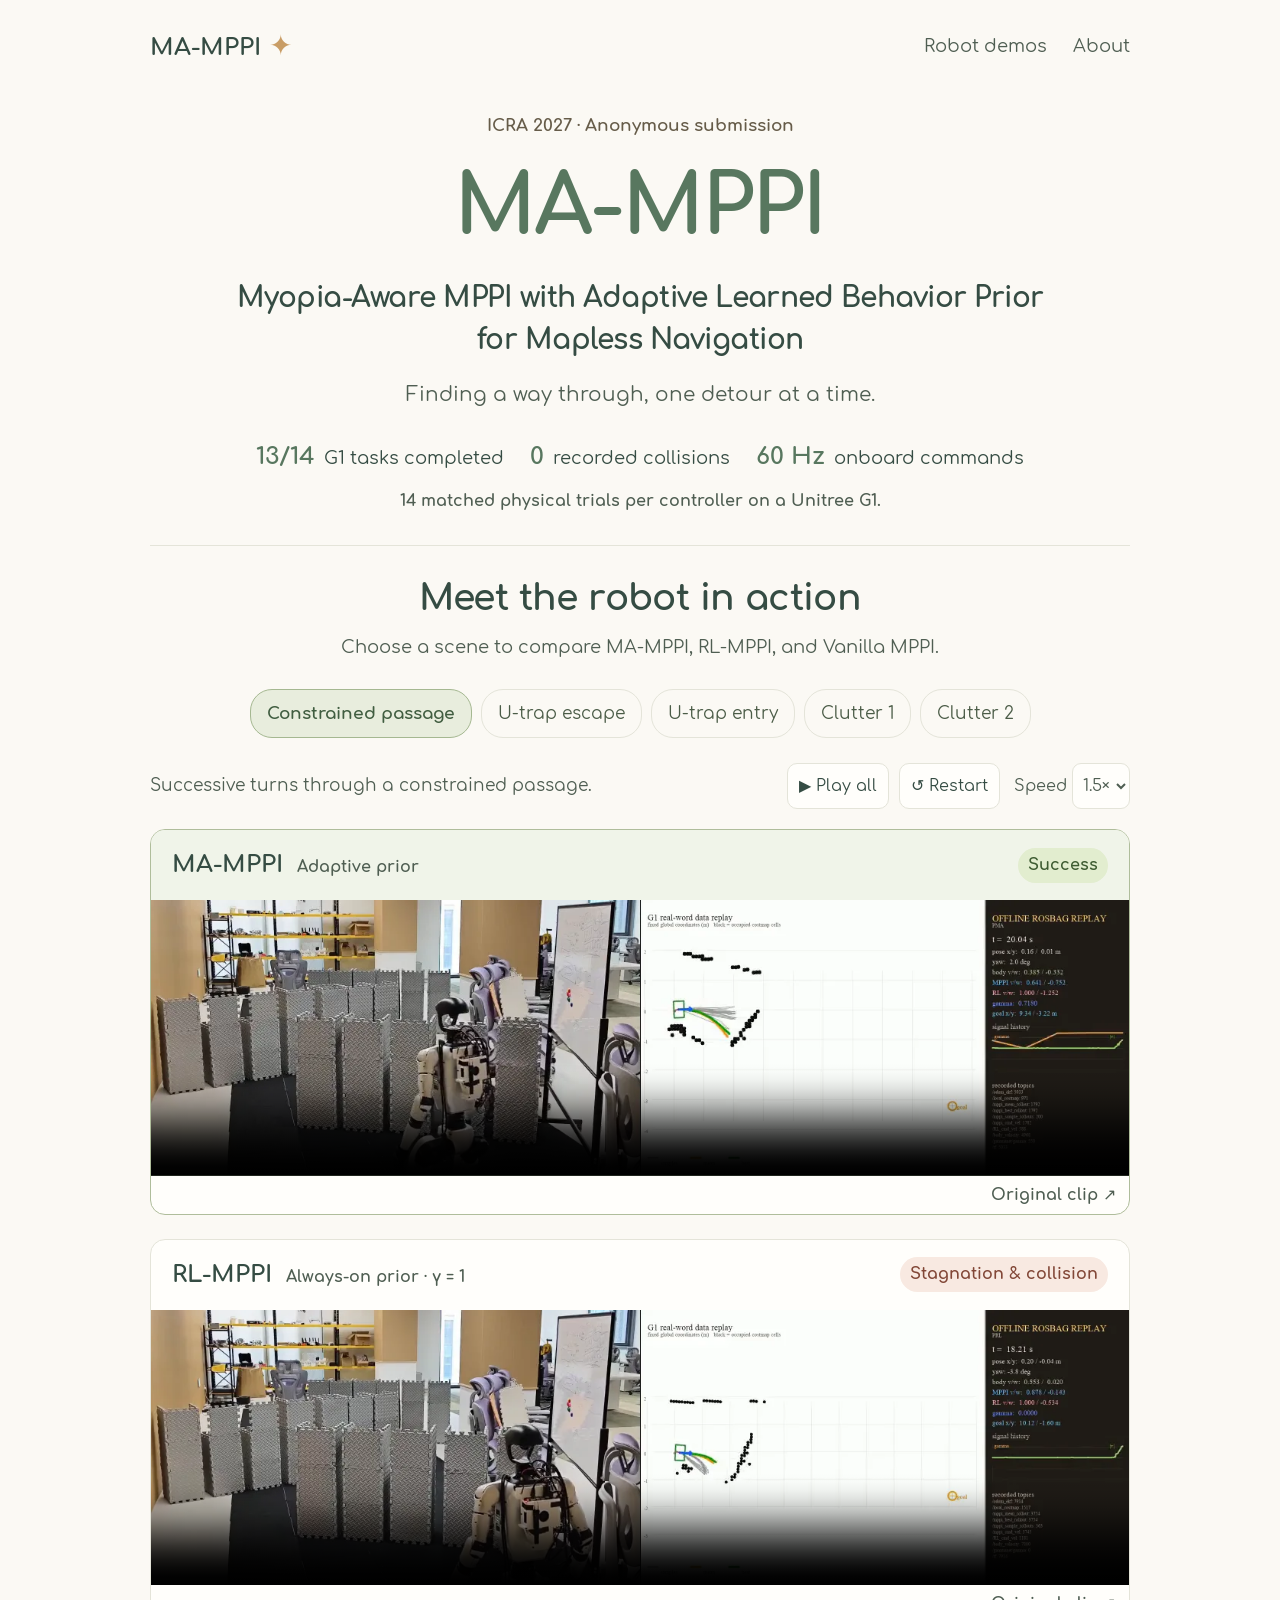
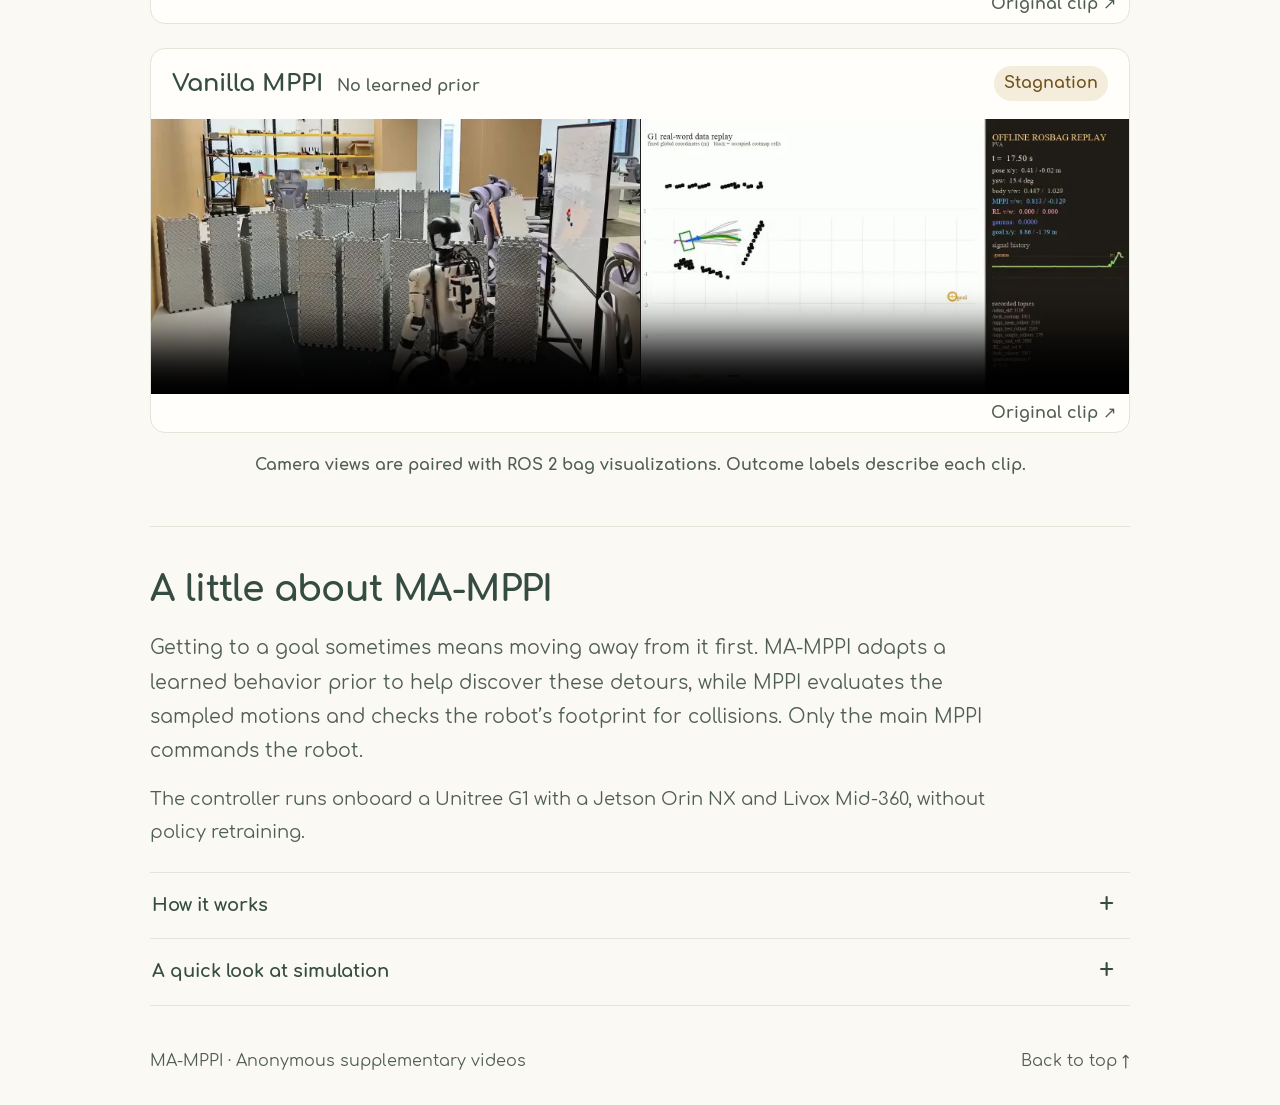
<file: index.html>
<!doctype html>
<html lang="en">
<head>
  <meta charset="utf-8">
  <meta name="viewport" content="width=device-width, initial-scale=1">
  <meta name="referrer" content="no-referrer">
  <meta name="robots" content="noindex, nofollow, noarchive">
  <meta name="theme-color" content="#fbf9f4">
  <meta name="description" content="Watch MA-MPPI navigate real-world passages, traps, and clutter on a Unitree G1. Anonymous supplementary videos for ICRA 2027.">
  <meta property="og:title" content="MA-MPPI · Real-world robot demos">
  <meta property="og:description" content="Myopia-Aware MPPI with Adaptive Learned Behavior Prior for Mapless Navigation. See the Unitree G1 demonstrations.">
  <meta property="og:image" content="assets/posters/HPMA.webp">
  <meta property="og:type" content="website">
  <title>MA-MPPI · Robot demos</title>
  <link rel="icon" href="assets/favicon.svg" type="image/svg+xml">
  <link rel="preload" href="assets/fonts/Comfortaa-Regular.ttf" as="font" type="font/ttf" crossorigin>
  <link rel="preload" href="assets/fonts/Comfortaa-Bold.ttf" as="font" type="font/ttf" crossorigin>
  <link rel="stylesheet" href="styles.css?v=a610b68">
  <script src="app.js" defer></script>
</head>
<body>
  <a class="skip-link" href="#main">Skip to content</a>
  <header class="site-header container">
    <a class="brand" href="#top">MA-MPPI<span aria-hidden="true">✦</span></a>
    <nav class="nav-links" aria-label="Main navigation">
      <a href="#videos">Robot demos</a>
      <a href="#about">About</a>
    </nav>
  </header>

  <main id="main">
    <section class="intro container" id="top" aria-labelledby="page-title">
      <p class="submission">ICRA 2027 · Anonymous submission</p>
      <h1 id="page-title">MA-MPPI</h1>
      <p class="paper-title">Myopia-Aware MPPI with Adaptive Learned Behavior Prior<br class="desktop-break"> for Mapless Navigation</p>
      <p class="intro-line">Finding a way through, one detour at a time.</p>
      <div class="hardware-highlights" aria-label="MA-MPPI hardware results">
        <span><strong>13/14</strong> G1 tasks completed</span>
        <span><strong>0</strong> recorded collisions</span>
        <span><strong>60 Hz</strong> onboard commands</span>
      </div>
      <p class="trial-note">14 matched physical trials per controller on a Unitree G1.</p>
    </section>

    <section class="video-section container" id="videos" aria-labelledby="videos-title">
      <div class="section-heading">
        <h2 id="videos-title">Meet the robot in action</h2>
        <p>Choose a scene to compare MA-MPPI, RL-MPPI, and Vanilla MPPI.</p>
      </div>
      <div class="video-tabs" role="tablist" aria-label="Demonstration scenario">
        <button role="tab" id="tab-passage" aria-controls="panel-passage" aria-selected="true" tabindex="0">Constrained passage</button>
        <button role="tab" id="tab-escape" aria-controls="panel-escape" aria-selected="false" tabindex="-1">U-trap escape</button>
        <button role="tab" id="tab-entry" aria-controls="panel-entry" aria-selected="false" tabindex="-1">U-trap entry</button>
        <button role="tab" id="tab-clutter1" aria-controls="panel-clutter1" aria-selected="false" tabindex="-1">Clutter 1</button>
        <button role="tab" id="tab-clutter2" aria-controls="panel-clutter2" aria-selected="false" tabindex="-1">Clutter 2</button>
      </div>
      <div class="video-toolbar">
        <p id="scenario-description">Successive turns through a constrained passage.</p>
        <div class="video-tools">
          <button class="tool-button" id="play-all" type="button">▶ Play all</button>
          <button class="tool-button" id="restart-all" type="button" aria-label="Restart all three selected videos">↺ Restart</button>
          <label class="speed-control">Speed
            <select id="playback-rate" aria-label="Video speed relative to real time" aria-describedby="source-speed-note">
              <option value="1">1×</option><option value="1.5" selected>1.5×</option><option value="2">2×</option><option value="3">3×</option>
            </select>
          </label>
        </div>
      </div>
      <div id="video-panels"></div>
      <p class="video-status" id="video-status" role="status" aria-live="polite"></p>
      <p class="video-footnote">Camera views are paired with ROS 2 bag visualizations. Outcome labels describe each clip.</p>
      <noscript>
        <p>Enable JavaScript to switch scenes. Direct clips:</p>
        <p><a href="HPMA.mp4">MA-MPPI passage</a> · <a href="HPRL.mp4">RL-MPPI passage</a> · <a href="HPVA.mp4">Vanilla MPPI passage</a></p>
        <p><a href="HUIMA.mp4">MA-MPPI escape</a> · <a href="HUIRL.mp4">RL-MPPI escape</a> · <a href="HUIVA.mp4">Vanilla MPPI escape</a></p>
        <p><a href="HUOMA.mp4">MA-MPPI entry</a> · <a href="HUORL.mp4">RL-MPPI entry</a> · <a href="HUOVA.mp4">Vanilla MPPI entry</a></p>
        <p><a href="video_1.mp4">MA-MPPI clutter 1</a> · <a href="video_2.mp4">RL-MPPI clutter 1</a> · <a href="video_3.mp4">Vanilla MPPI clutter 1</a></p>
        <p><a href="video_4.mp4">MA-MPPI clutter 2</a> · <a href="video_5.mp4">RL-MPPI clutter 2</a> · <a href="video_6.mp4">Vanilla MPPI clutter 2</a></p>
        <style>.video-tabs,.video-toolbar{display:none}</style>
      </noscript>
    </section>

    <section class="about-section container" id="about" aria-labelledby="about-title">
      <h2 id="about-title">A little about MA-MPPI</h2>
      <p>Getting to a goal sometimes means moving away from it first. MA-MPPI adapts a learned behavior prior to help discover these detours, while MPPI evaluates the sampled motions and checks the robot’s footprint for collisions. Only the main MPPI commands the robot.</p>
      <p class="about-hardware">The controller runs onboard a Unitree G1 with a Jetson Orin NX and Livox Mid-360, without policy retraining.</p>
      <details class="more-detail" id="method">
        <summary>How it works <span aria-hidden="true">+</span></summary>
        <div class="detail-content">
          <p>A controller-conditioned myopia score adjusts prior-centered sampling, behavior alignment, and the forward-speed bound.</p>
          <a class="zoom-link" href="assets/overview.webp" data-lightbox data-caption="MA-MPPI architecture. The diagnostic MPPI provides evidence; only the main MPPI commands the robot." aria-label="Enlarge the MA-MPPI architecture">
            <img src="assets/overview.webp" alt="Local observations and diagnostic MPPI feed a myopia estimator, which modulates learned guidance in the main MPPI." loading="lazy" width="2397" height="1245">
          </a>
          <p class="figure-hint">Click the figure to take a closer look.</p>
        </div>
      </details>
      <details class="more-detail" id="simulation">
        <summary>A quick look at simulation <span aria-hidden="true">+</span></summary>
        <div class="detail-content">
          <p>Across 450 held-out paired cases covering clutter, passages, and traps, MA-MPPI achieves 96.4% overall success, compared with 86.4% for the always-on γ = 1 prior.</p>
          <a class="zoom-link" href="assets/simulation-trajectories.webp" data-lightbox data-caption="Representative simulation trajectories. Columns: clutter, constrained passage, trap. Rows: easy, medium, hard." aria-label="Enlarge the simulation trajectories">
            <img src="assets/simulation-trajectories.webp" alt="Trajectories of five methods in nine representative simulation cases." loading="lazy" width="2481" height="1373">
          </a>
          <p class="figure-hint">Click the figure to compare trajectories.</p>
        </div>
      </details>
    </section>
  </main>
  <footer class="site-footer container">
    <p>MA-MPPI · Anonymous supplementary videos</p>
    <a href="#top">Back to top ↑</a>
  </footer>
  <dialog class="media-dialog" id="media-dialog" aria-labelledby="dialog-caption">
    <div class="dialog-toolbar"><p id="dialog-caption"></p><div><a id="dialog-original" href="assets/overview.webp" target="_blank" rel="noopener">Open image ↗</a><button id="dialog-close" type="button" aria-label="Close image viewer">✕</button></div></div>
    <div class="dialog-content" id="dialog-content"></div>
  </dialog>
</body>
</html>
</file>
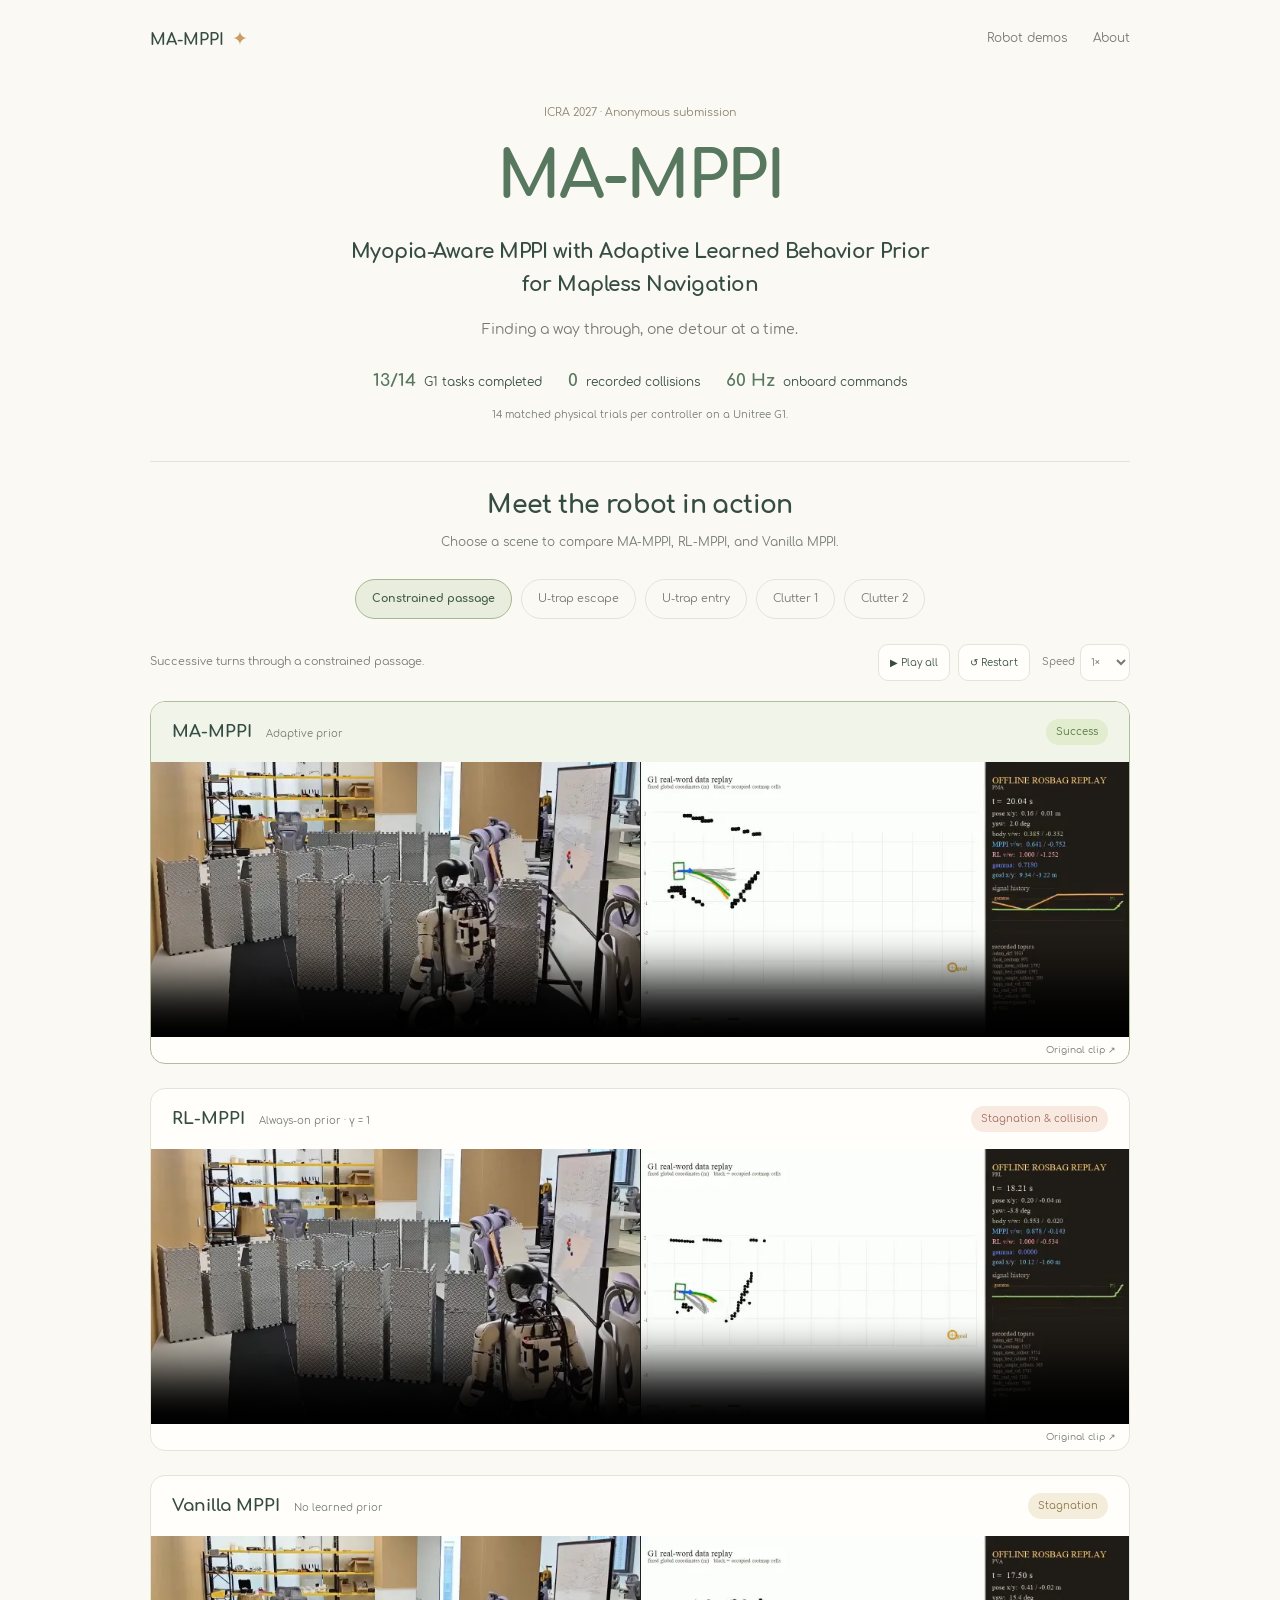
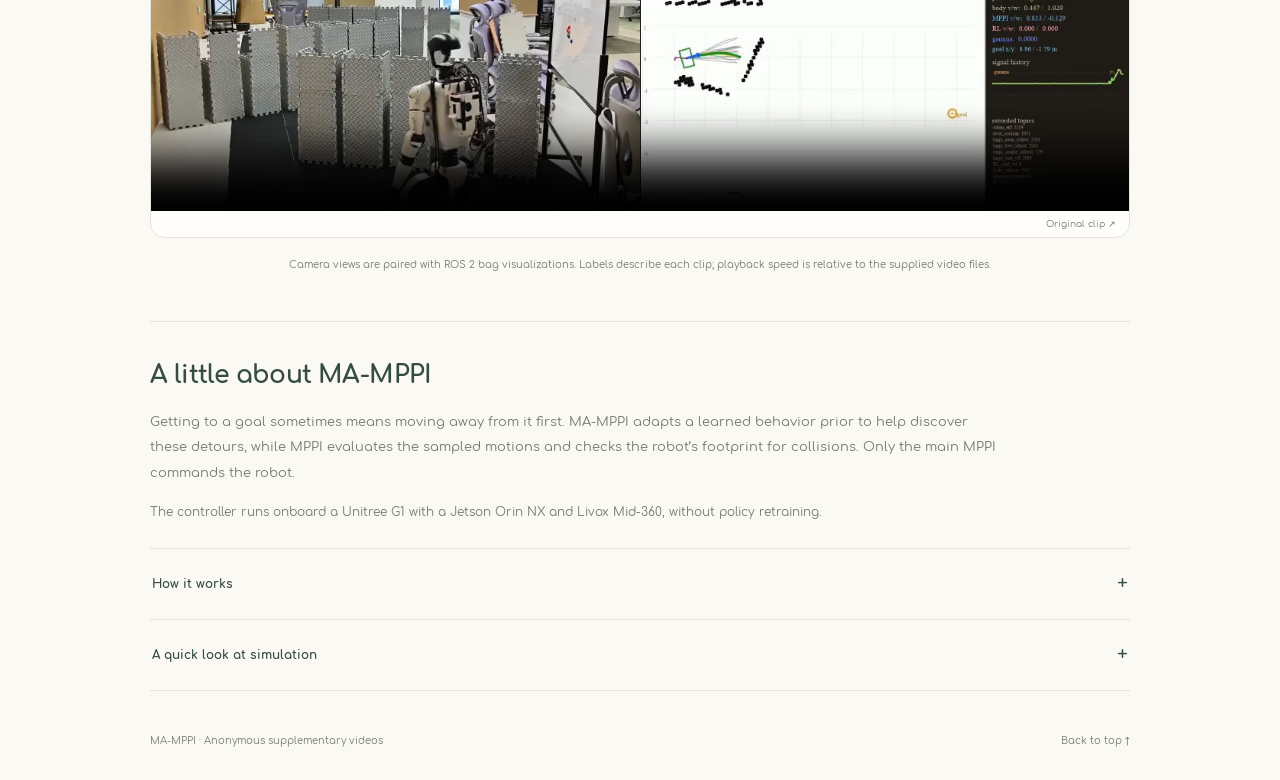
<file: MA_MPPI/index.html>
<!doctype html>
<html lang="en">
<head>
  <meta charset="utf-8">
  <meta name="viewport" content="width=device-width, initial-scale=1">
  <meta name="referrer" content="no-referrer">
  <meta name="robots" content="noindex, nofollow, noarchive">
  <meta name="theme-color" content="#fbf9f4">
  <meta name="description" content="Watch MA-MPPI navigate real-world passages, traps, and clutter on a Unitree G1. Anonymous supplementary videos for ICRA 2027.">
  <meta property="og:title" content="MA-MPPI · Real-world robot demos">
  <meta property="og:description" content="Myopia-Aware MPPI with Adaptive Learned Behavior Prior for Mapless Navigation. See the Unitree G1 demonstrations.">
  <meta property="og:image" content="assets/posters/HPMA.webp">
  <meta property="og:type" content="website">
  <title>MA-MPPI · Robot demos</title>
  <link rel="icon" href="assets/favicon.svg" type="image/svg+xml">
  <link rel="preload" href="assets/fonts/Comfortaa-Regular.ttf" as="font" type="font/ttf" crossorigin>
  <link rel="preload" href="assets/fonts/Comfortaa-Bold.ttf" as="font" type="font/ttf" crossorigin>
  <link rel="stylesheet" href="styles.css">
  <script src="app.js" defer></script>
</head>
<body>
  <a class="skip-link" href="#main">Skip to content</a>
  <header class="site-header container">
    <a class="brand" href="#top">MA-MPPI<span aria-hidden="true">✦</span></a>
    <nav class="nav-links" aria-label="Main navigation">
      <a href="#videos">Robot demos</a>
      <a href="#about">About</a>
    </nav>
  </header>

  <main id="main">
    <section class="intro container" id="top" aria-labelledby="page-title">
      <p class="submission">ICRA 2027 · Anonymous submission</p>
      <h1 id="page-title">MA-MPPI</h1>
      <p class="paper-title">Myopia-Aware MPPI with Adaptive Learned Behavior Prior<br class="desktop-break"> for Mapless Navigation</p>
      <p class="intro-line">Finding a way through, one detour at a time.</p>
      <div class="hardware-highlights" aria-label="MA-MPPI hardware results">
        <span><strong>13/14</strong> G1 tasks completed</span>
        <span><strong>0</strong> recorded collisions</span>
        <span><strong>60 Hz</strong> onboard commands</span>
      </div>
      <p class="trial-note">14 matched physical trials per controller on a Unitree G1.</p>
    </section>

    <section class="video-section container" id="videos" aria-labelledby="videos-title">
      <div class="section-heading">
        <h2 id="videos-title">Meet the robot in action</h2>
        <p>Choose a scene to compare MA-MPPI, RL-MPPI, and Vanilla MPPI.</p>
      </div>
      <div class="video-tabs" role="tablist" aria-label="Demonstration scenario">
        <button role="tab" id="tab-passage" aria-controls="panel-passage" aria-selected="true" tabindex="0">Constrained passage</button>
        <button role="tab" id="tab-escape" aria-controls="panel-escape" aria-selected="false" tabindex="-1">U-trap escape</button>
        <button role="tab" id="tab-entry" aria-controls="panel-entry" aria-selected="false" tabindex="-1">U-trap entry</button>
        <button role="tab" id="tab-clutter1" aria-controls="panel-clutter1" aria-selected="false" tabindex="-1">Clutter 1</button>
        <button role="tab" id="tab-clutter2" aria-controls="panel-clutter2" aria-selected="false" tabindex="-1">Clutter 2</button>
      </div>
      <div class="video-toolbar">
        <p id="scenario-description">Successive turns through a constrained passage.</p>
        <div class="video-tools">
          <button class="tool-button" id="play-all" type="button">▶ Play all</button>
          <button class="tool-button" id="restart-all" type="button" aria-label="Restart all three selected videos">↺ Restart</button>
          <label class="speed-control">Speed
            <select id="playback-rate" aria-label="Video playback speed">
              <option value="1">1×</option><option value="1.5">1.5×</option><option value="2">2×</option><option value="0.5">0.5×</option>
            </select>
          </label>
        </div>
      </div>
      <div id="video-panels"></div>
      <p class="video-status" id="video-status" role="status" aria-live="polite"></p>
      <p class="video-footnote">Camera views are paired with ROS 2 bag visualizations. Labels describe each clip; playback speed is relative to the supplied video files.</p>
      <noscript>
        <p>Enable JavaScript to switch scenes. Direct clips:</p>
        <p><a href="HPMA.mp4">MA-MPPI passage</a> · <a href="HPRL.mp4">RL-MPPI passage</a> · <a href="HPVA.mp4">Vanilla MPPI passage</a></p>
        <p><a href="HUIMA.mp4">MA-MPPI escape</a> · <a href="HUIRL.mp4">RL-MPPI escape</a> · <a href="HUIVA.mp4">Vanilla MPPI escape</a></p>
        <p><a href="HUOMA.mp4">MA-MPPI entry</a> · <a href="HUORL.mp4">RL-MPPI entry</a> · <a href="HUOVA.mp4">Vanilla MPPI entry</a></p>
        <p><a href="video_1.mp4">MA-MPPI clutter 1</a> · <a href="video_2.mp4">RL-MPPI clutter 1</a> · <a href="video_3.mp4">Vanilla MPPI clutter 1</a></p>
        <p><a href="video_4.mp4">MA-MPPI clutter 2</a> · <a href="video_5.mp4">RL-MPPI clutter 2</a> · <a href="video_6.mp4">Vanilla MPPI clutter 2</a></p>
        <style>.video-tabs,.video-toolbar{display:none}</style>
      </noscript>
    </section>

    <section class="about-section container" id="about" aria-labelledby="about-title">
      <h2 id="about-title">A little about MA-MPPI</h2>
      <p>Getting to a goal sometimes means moving away from it first. MA-MPPI adapts a learned behavior prior to help discover these detours, while MPPI evaluates the sampled motions and checks the robot’s footprint for collisions. Only the main MPPI commands the robot.</p>
      <p class="about-hardware">The controller runs onboard a Unitree G1 with a Jetson Orin NX and Livox Mid-360, without policy retraining.</p>
      <details class="more-detail" id="method">
        <summary>How it works <span aria-hidden="true">+</span></summary>
        <div class="detail-content">
          <p>A controller-conditioned myopia score adjusts prior-centered sampling, behavior alignment, and the forward-speed bound.</p>
          <a class="zoom-link" href="assets/overview.webp" data-lightbox data-caption="MA-MPPI architecture. The diagnostic MPPI provides evidence; only the main MPPI commands the robot." aria-label="Enlarge the MA-MPPI architecture">
            <img src="assets/overview.webp" alt="Local observations and diagnostic MPPI feed a myopia estimator, which modulates learned guidance in the main MPPI." loading="lazy" width="2397" height="1245">
          </a>
          <p class="figure-hint">Click the figure to take a closer look.</p>
        </div>
      </details>
      <details class="more-detail" id="simulation">
        <summary>A quick look at simulation <span aria-hidden="true">+</span></summary>
        <div class="detail-content">
          <p>Across 450 held-out paired cases covering clutter, passages, and traps, MA-MPPI achieves 96.4% overall success, compared with 86.4% for the always-on γ = 1 prior.</p>
          <a class="zoom-link" href="assets/simulation-trajectories.webp" data-lightbox data-caption="Representative simulation trajectories. Columns: clutter, constrained passage, trap. Rows: easy, medium, hard." aria-label="Enlarge the simulation trajectories">
            <img src="assets/simulation-trajectories.webp" alt="Trajectories of five methods in nine representative simulation cases." loading="lazy" width="2481" height="1373">
          </a>
          <p class="figure-hint">Click the figure to compare trajectories.</p>
        </div>
      </details>
    </section>
  </main>
  <footer class="site-footer container">
    <p>MA-MPPI · Anonymous supplementary videos</p>
    <a href="#top">Back to top ↑</a>
  </footer>
  <dialog class="media-dialog" id="media-dialog" aria-labelledby="dialog-caption">
    <div class="dialog-toolbar"><p id="dialog-caption"></p><div><a id="dialog-original" href="assets/overview.webp" target="_blank" rel="noopener">Open image ↗</a><button id="dialog-close" type="button" aria-label="Close image viewer">✕</button></div></div>
    <div class="dialog-content" id="dialog-content"></div>
  </dialog>
</body>
</html>
</file>
<file: styles.css>
@font-face {
  font-family: "Comfortaa";
  src: url("assets/fonts/Comfortaa-Regular.ttf") format("truetype");
  font-style: normal;
  font-weight: 400;
  font-display: swap;
}
@font-face {
  font-family: "Comfortaa";
  src: url("assets/fonts/Comfortaa-Bold.ttf") format("truetype");
  font-style: normal;
  font-weight: 700;
  font-display: swap;
}
:root {
  --background: #fbf9f4;
  --ink: #354c43;
  --muted: #4f5e52;
  --green: #58775f;
  --soft-green: #e9f0e3;
  --line: #e4e4d9;
  --white: #fffefb;
  font-family: "Comfortaa", "Trebuchet MS", sans-serif;
  color: var(--ink);
  background: var(--background);
  color-scheme: light;
  font-synthesis: none;
}
* { box-sizing: border-box; }
html { scroll-behavior: smooth; scroll-padding-top: 24px; }
body { margin: 0; font-size: 20px; line-height: 1.75; -webkit-font-smoothing: antialiased; }
h1, h2, h3, p, figure { margin: 0; }
a { color: inherit; text-decoration: none; }
button, select { font: inherit; color: inherit; }
button { cursor: pointer; }
button, a, select { -webkit-tap-highlight-color: transparent; }
img, video { display: block; width: 100%; height: auto; }
[hidden] { display: none !important; }
::selection { background: #e0e9c5; }
:focus-visible { outline: 3px solid #97ac81; outline-offset: 4px; }
.container { width: min(980px, calc(100% - 64px)); margin-inline: auto; }
.skip-link { position: fixed; top: -100px; left: 16px; z-index: 30; padding: 10px 16px; border-radius: 10px; background: var(--ink); color: white; }
.skip-link:focus-visible { top: 10px; }
.site-header { display: flex; flex-wrap: wrap; justify-content: space-between; align-items: center; gap: 24px; padding-block: 22px; }
.brand { font-size: 24px; font-weight: 700; }
.brand span { color: #c99d65; font-size: 28px; margin-left: 8px; }
.nav-links { display: flex; gap: 26px; font-size: 18px; color: var(--muted); }
.nav-links a:hover, .nav-links a[aria-current] { color: var(--ink); }
.intro { padding: 18px 0 30px; text-align: center; }
.submission { font-size: 17px; color: #665c49; }
h1 { font-size: clamp(60px, 8vw, 84px); letter-spacing: -2px; font-weight: 700; line-height: 1.25; margin-top: 14px; color: var(--green); }
.paper-title { max-width: 850px; margin: 17px auto 0; font-size: 28px; font-weight: 700; line-height: 1.5; letter-spacing: -.5px; }
.intro-line { margin-top: 16px; font-size: 20px; color: var(--muted); }
.hardware-highlights { display: flex; justify-content: center; flex-wrap: wrap; gap: 14px 26px; margin-top: 24px; font-size: 18px; }
.hardware-highlights strong { font-size: 24px; color: var(--green); margin-right: 4px; }
.trial-note { font-size: 16px; color: var(--muted); margin-top: 9px; }
.video-section { padding: 25px 0 0; border-top: 1px solid var(--line); }
.section-heading { text-align: center; margin-bottom: 23px; }
h2 { font-size: 36px; font-weight: 700; line-height: 1.5; letter-spacing: -.6px; }
.section-heading p { font-size: 18px; color: var(--muted); margin-top: 7px; }
.video-tabs { display: flex; justify-content: safe center; gap: 9px; padding: 3px 3px 9px; overflow-x: auto; scrollbar-width: thin; }
.video-tabs button { flex-shrink: 0; padding: 10px 16px; border: 1px solid var(--line); border-radius: 22px; background: transparent; color: #4b5c47; font-size: 17px; line-height: 1.6; transition: background .15s, border-color .15s; }
.video-tabs button[aria-selected="true"] { background: #e8eddd; border-color: #a5b891; color: #405d40; font-weight: 700; }
.video-tabs button:hover:not([aria-selected="true"]) { background: #f1f0e8; }
.video-toolbar { display: flex; align-items: center; justify-content: space-between; gap: 20px; padding: 16px 0 20px; }
.video-toolbar > p { color: var(--muted); font-size: 17px; line-height: 1.65; max-width: 510px; min-width: 0; }
.video-tools { display: flex; align-items: center; flex-wrap: wrap; gap: 10px; flex-shrink: 0; max-width: 100%; }
.tool-button { padding: 8px 11px; min-height: 46px; border: 1px solid var(--line); border-radius: 10px; background: var(--white); font-size: 16px; line-height: 1.5; white-space: nowrap; }
.tool-button:hover { background: var(--soft-green); }
.speed-control { display: flex; align-items: center; gap: 5px; font-size: 16px; color: var(--muted); padding-left: 4px; }
.speed-control select { border: 1px solid var(--line); border-radius: 9px; background: var(--white); padding: 7px 3px 7px 6px; font-size: 16px; min-height: 46px; }
.source-speed-note { margin: -8px 0 18px; font-size: 16px; line-height: 1.8; color: var(--muted); }
.submission, .trial-note, .source-speed-note, .method-tag, .outcome, .clip-original, .video-footnote { font-weight: 700; }
.video-panel { display: grid; gap: 24px; }
.video-card { min-width: 0; border: 1px solid var(--line); border-radius: 15px; background: var(--white); overflow: hidden; }
.video-card.ours { border-color: #afbd9b; }
.video-card figcaption { display: flex; flex-wrap: wrap; align-items: center; justify-content: space-between; gap: 20px; padding: 17px 21px; }
.video-card.ours figcaption { background: #f0f4e9; }
.video-card figcaption > div { display: flex; flex-wrap: wrap; align-items: baseline; gap: 14px; min-width: 0; }
.video-card h3 { font-size: 24px; line-height: 1.5; font-weight: 700; order: -1; }
.method-tag { font-size: 16px; color: var(--muted); }
.outcome { flex-shrink: 0; max-width: 100%; font-size: 16px; line-height: 1.6; padding: 5px 10px; border-radius: 20px; }
.outcome.success { color: #3e5c32; background: #e2edcf; }
.outcome.stalled { color: #70511d; background: #f5eddb; }
.outcome.failure { color: #824737; background: #f8e9e1; }
.video-card video { aspect-ratio: 32 / 9; background: #20251e; object-fit: contain; }
.clip-original { display: block; text-align: right; padding: 5px 13px; font-size: 16px; color: var(--muted); }
.clip-original:hover { text-decoration: underline; color: var(--ink); }
.video-status:empty { display: none; }
.video-status { margin-top: 16px; color: #824737; font-size: 18px; }
.video-footnote { max-width: 850px; font-size: 16px; line-height: 1.8; color: var(--muted); margin: 18px auto 0; text-align: center; }
.about-section { border-top: 1px solid var(--line); margin-top: 47px; padding: 35px 0 25px; }
.about-section > p { max-width: 850px; font-size: 19px; line-height: 1.8; margin-top: 15px; color: var(--muted); }
.about-section .about-hardware { font-size: 18px; margin-bottom: 24px; }
.more-detail { border-top: 1px solid var(--line); }
.more-detail:last-child { border-bottom: 1px solid var(--line); }
.more-detail summary { display: flex; align-items: center; justify-content: space-between; gap: 20px; padding: 17px 16px 17px 2px; cursor: pointer; list-style: none; font-size: 18px; font-weight: 700; }
.more-detail summary::-webkit-details-marker { display: none; }
.more-detail summary > span { font-size: 28px; font-weight: 400; line-height: 1; flex-shrink: 0; }
.more-detail[open] summary > span { transform: rotate(45deg); }
.detail-content { padding: 0 0 20px; }
.detail-content > p { font-size: 18px; color: var(--muted); max-width: 840px; margin-bottom: 17px; line-height: 1.8; }
.zoom-link { display: block; background: white; padding: 15px; border: 1px solid var(--line); border-radius: 12px; cursor: zoom-in; }
.detail-content .figure-hint { font-size: 16px; margin: 8px 0 0; text-align: center; }
.site-footer { display: flex; flex-wrap: wrap; justify-content: space-between; align-items: center; gap: 20px; padding: 16px 0 30px; font-size: 16px; color: var(--muted); }
.site-footer a { white-space: nowrap; }
.media-dialog { position: fixed; padding: 0; border: 1px solid var(--line); border-radius: 15px; background: var(--background); width: min(1400px, 94vw); max-width: 94vw; max-height: 93dvh; color: var(--ink); overflow: hidden; box-shadow: 0 20px 100px #17251c44; }
.media-dialog[open] { display: flex; flex-direction: column; }
.media-dialog::backdrop { background: #27392cd9; }
.dialog-toolbar { display: flex; flex-shrink: 0; justify-content: space-between; align-items: center; gap: 24px; padding: 15px 20px; border-bottom: 1px solid var(--line); }
.dialog-toolbar > p { font-size: 17px; line-height: 1.8; }
.dialog-toolbar > div { display: flex; align-items: center; gap: 18px; flex-shrink: 0; }
.dialog-toolbar a { font-size: 16px; }
.dialog-toolbar button { width: 46px; height: 46px; border: 1px solid var(--line); border-radius: 10px; background: var(--white); font-size: 24px; }
.dialog-content { overflow: auto; min-height: 0; padding: 18px; background: white; }
.dialog-content img { max-width: 100%; width: auto; height: auto; margin: auto; cursor: zoom-in; }
.dialog-content img.full-resolution { max-width: none; cursor: zoom-out; }
.modal-open { overflow: hidden; }
noscript p { margin-top: 12px; }
noscript a { text-decoration: underline; }
@media (max-width: 800px) {
  .container { width: calc(100% - 44px); }
  .intro { padding-top: 18px; }
  .paper-title { font-size: 26px; }
  .desktop-break { display: none; }
  .video-tabs { justify-content: flex-start; }
  .video-toolbar { align-items: flex-start; flex-direction: column; gap: 10px; padding-top: 12px; }
  .video-toolbar > p { max-width: none; }
  .video-card figcaption { padding: 15px 17px; }
  .video-card figcaption > div { gap: 10px; }
}
@media (max-width: 500px) {
  .container { width: calc(100% - 30px); }
  .site-header { padding-block: 17px; gap: 14px; }
  .brand { font-size: 20px; }
  .brand span { font-size: 24px; margin-left: 5px; }
  .nav-links { gap: 17px; font-size: 16px; }
  .intro { padding: 16px 0 28px; }
  .submission { font-size: 16px; }
  h1 { font-size: 60px; letter-spacing: -1.8px; margin-top: 15px; }
  .paper-title { font-size: 22px; line-height: 1.55; margin-top: 14px; letter-spacing: -.2px; }
  .intro-line { font-size: 17px; margin-top: 15px; }
  .hardware-highlights { display: grid; grid-template-columns: repeat(3, minmax(0, 1fr)); gap: 6px; font-size: 16px; line-height: 1.6; margin-top: 22px; }
  .hardware-highlights strong { display: block; font-size: 28px; margin-right: 0; margin-bottom: 4px; }
  .trial-note { font-size: 16px; line-height: 1.7; margin-top: 11px; }
  .video-section { padding-top: 22px; }
  h2 { font-size: 30px; letter-spacing: -.6px; }
  .section-heading { margin-bottom: 16px; }
  .section-heading p { font-size: 16px; line-height: 1.8; margin: 6px auto 0; max-width: 310px; }
  .video-tabs { gap: 7px; padding-bottom: 8px; margin-right: -15px; padding-right: 15px; }
  .video-tabs button { padding: 9px 13px; font-size: 16px; }
  .video-toolbar > p { font-size: 16px; }
  .video-tools { gap: 7px; }
  .tool-button, .speed-control, .speed-control select { font-size: 16px; }
  .video-panel { gap: 18px; }
  .video-card { border-radius: 12px; }
  .video-card figcaption { padding: 12px; gap: 8px; }
  .video-card figcaption > div { flex-direction: column; gap: 3px; align-items: flex-start; }
  .video-card h3 { font-size: 20px; }
  .method-tag { font-size: 16px; line-height: 1.6; }
  .outcome { font-size: 16px; padding: 5px 10px; max-width: 100%; }
  .clip-original { font-size: 16px; padding: 5px 10px; }
  .video-footnote { font-size: 16px; margin-top: 16px; }
  .about-section { margin-top: 34px; padding-top: 28px; }
  .about-section > p { font-size: 18px; }
  .about-section .about-hardware { font-size: 17px; }
  .more-detail summary { font-size: 17px; padding-block: 14px; }
  .detail-content > p { font-size: 17px; }
  .zoom-link { padding: 8px; border-radius: 9px; }
  .site-footer { font-size: 16px; gap: 18px; align-items: baseline; }
  .site-footer p { max-width: 100%; }
  .dialog-toolbar { padding: 12px; align-items: flex-start; gap: 12px; }
  .dialog-toolbar > p { font-size: 16px; }
  .dialog-toolbar a { display: none; }
  .dialog-toolbar button { width: 44px; height: 44px; }
  .dialog-content { padding: 9px; }
}
@media (prefers-reduced-motion: reduce) {
  html { scroll-behavior: auto; }
  * { transition: none !important; }
}
</file>
<file: MA_MPPI/styles.css>
@font-face {
  font-family: "Comfortaa";
  src: url("assets/fonts/Comfortaa-Regular.ttf") format("truetype");
  font-style: normal;
  font-weight: 400;
  font-display: swap;
}
@font-face {
  font-family: "Comfortaa";
  src: url("assets/fonts/Comfortaa-Bold.ttf") format("truetype");
  font-style: normal;
  font-weight: 700;
  font-display: swap;
}
:root {
  --background: #fbf9f4;
  --ink: #354c43;
  --muted: #747b70;
  --green: #58775f;
  --soft-green: #e9f0e3;
  --line: #e4e4d9;
  --white: #fffefb;
  font-family: "Comfortaa", "Trebuchet MS", sans-serif;
  color: var(--ink);
  background: var(--background);
  color-scheme: light;
  font-synthesis: none;
}
* { box-sizing: border-box; }
html { scroll-behavior: smooth; scroll-padding-top: 24px; }
body { margin: 0; font-size: 14px; line-height: 1.8; -webkit-font-smoothing: antialiased; }
h1, h2, h3, p, figure { margin: 0; }
a { color: inherit; text-decoration: none; }
button, select { font: inherit; color: inherit; }
button { cursor: pointer; }
button, a, select { -webkit-tap-highlight-color: transparent; }
img, video { display: block; width: 100%; height: auto; }
[hidden] { display: none !important; }
::selection { background: #e0e9c5; }
:focus-visible { outline: 3px solid #97ac81; outline-offset: 4px; }
.container { width: min(980px, calc(100% - 64px)); margin-inline: auto; }
.skip-link { position: fixed; top: -100px; left: 16px; z-index: 30; padding: 10px 16px; border-radius: 10px; background: var(--ink); color: white; }
.skip-link:focus-visible { top: 10px; }
.site-header { display: flex; justify-content: space-between; align-items: center; gap: 24px; padding-block: 22px; }
.brand { font-size: 16px; font-weight: 700; }
.brand span { color: #c99d65; font-size: 19px; margin-left: 8px; }
.nav-links { display: flex; gap: 26px; font-size: 12px; color: var(--muted); }
.nav-links a:hover, .nav-links a[aria-current] { color: var(--ink); }
.intro { padding: 25px 0 37px; text-align: center; }
.submission { font-size: 11px; color: #8c826f; }
h1 { font-size: clamp(44px, 6.5vw, 65px); letter-spacing: -2px; font-weight: 700; line-height: 1.25; margin-top: 14px; color: var(--green); }
.paper-title { max-width: 850px; margin: 17px auto 0; font-size: 20px; font-weight: 700; line-height: 1.65; letter-spacing: -.5px; }
.intro-line { margin-top: 16px; font-size: 14px; color: var(--muted); }
.hardware-highlights { display: flex; justify-content: center; flex-wrap: wrap; gap: 14px 26px; margin-top: 24px; font-size: 12px; }
.hardware-highlights strong { font-size: 17px; color: var(--green); margin-right: 4px; }
.trial-note { font-size: 10px; color: var(--muted); margin-top: 9px; }
.video-section { padding: 25px 0 0; border-top: 1px solid var(--line); }
.section-heading { text-align: center; margin-bottom: 23px; }
h2 { font-size: 25px; font-weight: 700; line-height: 1.5; letter-spacing: -.6px; }
.section-heading p { font-size: 12px; color: var(--muted); margin-top: 7px; }
.video-tabs { display: flex; justify-content: center; gap: 9px; padding: 3px 3px 9px; overflow-x: auto; scrollbar-width: thin; }
.video-tabs button { flex-shrink: 0; padding: 10px 16px; border: 1px solid var(--line); border-radius: 22px; background: transparent; color: #6e7767; font-size: 11px; line-height: 1.6; transition: background .15s, border-color .15s; }
.video-tabs button[aria-selected="true"] { background: #e8eddd; border-color: #a5b891; color: #405d40; font-weight: 700; }
.video-tabs button:hover:not([aria-selected="true"]) { background: #f1f0e8; }
.video-toolbar { display: flex; align-items: center; justify-content: space-between; gap: 20px; padding: 16px 0 20px; }
.video-toolbar > p { color: var(--muted); font-size: 11px; line-height: 1.7; max-width: 510px; }
.video-tools { display: flex; align-items: center; gap: 8px; flex-shrink: 0; }
.tool-button { padding: 8px 11px; min-height: 37px; border: 1px solid var(--line); border-radius: 10px; background: var(--white); font-size: 10px; line-height: 1.5; white-space: nowrap; }
.tool-button:hover { background: var(--soft-green); }
.speed-control { display: flex; align-items: center; gap: 5px; font-size: 10px; color: var(--muted); padding-left: 4px; }
.speed-control select { border: 1px solid var(--line); border-radius: 9px; background: var(--white); padding: 7px 3px 7px 6px; font-size: 10px; min-height: 37px; }
.video-panel { display: grid; gap: 24px; }
.video-card { min-width: 0; border: 1px solid var(--line); border-radius: 15px; background: var(--white); overflow: hidden; }
.video-card.ours { border-color: #afbd9b; }
.video-card figcaption { display: flex; align-items: center; justify-content: space-between; gap: 20px; padding: 17px 21px; }
.video-card.ours figcaption { background: #f0f4e9; }
.video-card figcaption > div { display: flex; align-items: baseline; gap: 14px; min-width: 0; }
.video-card h3 { font-size: 17px; line-height: 1.5; font-weight: 700; order: -1; }
.method-tag { font-size: 10px; color: var(--muted); }
.outcome { flex-shrink: 0; font-size: 10px; line-height: 1.6; padding: 5px 10px; border-radius: 20px; }
.outcome.success { color: #527245; background: #e2edcf; }
.outcome.stalled { color: #897445; background: #f5eddb; }
.outcome.failure { color: #a06c5b; background: #f8e9e1; }
.video-card video { aspect-ratio: 32 / 9; background: #20251e; object-fit: contain; }
.clip-original { display: block; text-align: right; padding: 5px 13px; font-size: 9px; color: var(--muted); }
.clip-original:hover { text-decoration: underline; color: var(--ink); }
.video-status:empty { display: none; }
.video-status { margin-top: 16px; color: #a0644f; font-size: 12px; }
.video-footnote { max-width: 850px; font-size: 10px; line-height: 1.8; color: var(--muted); margin: 18px auto 0; text-align: center; }
.about-section { border-top: 1px solid var(--line); margin-top: 47px; padding: 35px 0 25px; }
.about-section > p { max-width: 850px; font-size: 13px; line-height: 1.95; margin-top: 15px; color: #727c6e; }
.about-section .about-hardware { font-size: 12px; margin-bottom: 24px; }
.more-detail { border-top: 1px solid var(--line); }
.more-detail:last-child { border-bottom: 1px solid var(--line); }
.more-detail summary { display: flex; align-items: center; justify-content: space-between; gap: 20px; padding: 17px 2px; cursor: pointer; list-style: none; font-size: 12px; font-weight: 700; }
.more-detail summary::-webkit-details-marker { display: none; }
.more-detail summary > span { font-size: 20px; font-weight: 400; }
.more-detail[open] summary > span { transform: rotate(45deg); }
.detail-content { padding: 0 0 20px; }
.detail-content > p { font-size: 12px; color: var(--muted); max-width: 840px; margin-bottom: 17px; line-height: 1.9; }
.zoom-link { display: block; background: white; padding: 15px; border: 1px solid var(--line); border-radius: 12px; cursor: zoom-in; }
.detail-content .figure-hint { font-size: 10px; margin: 8px 0 0; text-align: center; }
.site-footer { display: flex; justify-content: space-between; align-items: center; gap: 20px; padding: 16px 0 30px; font-size: 10px; color: var(--muted); }
.site-footer a { white-space: nowrap; }
.media-dialog { position: fixed; padding: 0; border: 1px solid var(--line); border-radius: 15px; background: var(--background); width: min(1400px, 94vw); max-width: 94vw; max-height: 93dvh; color: var(--ink); overflow: hidden; box-shadow: 0 20px 100px #17251c44; }
.media-dialog::backdrop { background: #27392cd9; }
.dialog-toolbar { display: flex; justify-content: space-between; align-items: center; gap: 24px; padding: 15px 20px; border-bottom: 1px solid var(--line); }
.dialog-toolbar > p { font-size: 11px; line-height: 1.8; }
.dialog-toolbar > div { display: flex; align-items: center; gap: 18px; flex-shrink: 0; }
.dialog-toolbar a { font-size: 10px; }
.dialog-toolbar button { width: 36px; height: 36px; border: 1px solid var(--line); border-radius: 10px; background: var(--white); font-size: 16px; }
.dialog-content { overflow: auto; max-height: calc(93dvh - 105px); padding: 18px; background: white; }
.dialog-content img { max-width: 100%; width: auto; height: auto; margin: auto; cursor: zoom-in; }
.dialog-content img.full-resolution { max-width: none; cursor: zoom-out; }
.modal-open { overflow: hidden; }
noscript p { margin-top: 12px; }
noscript a { text-decoration: underline; }
@media (max-width: 800px) {
  .container { width: calc(100% - 44px); }
  .intro { padding-top: 18px; }
  .paper-title { font-size: 18px; }
  .desktop-break { display: none; }
  .video-tabs { justify-content: flex-start; }
  .video-toolbar { align-items: flex-start; flex-direction: column; gap: 10px; padding-top: 12px; }
  .video-toolbar > p { max-width: none; }
  .video-card figcaption { padding: 15px 17px; }
  .video-card figcaption > div { gap: 10px; }
}
@media (max-width: 500px) {
  .container { width: calc(100% - 30px); }
  .site-header { padding-block: 17px; gap: 14px; }
  .brand { font-size: 14px; }
  .brand span { font-size: 16px; margin-left: 5px; }
  .nav-links { gap: 17px; font-size: 10px; }
  .intro { padding: 16px 0 28px; }
  .submission { font-size: 9px; }
  h1 { font-size: 44px; letter-spacing: -1.8px; margin-top: 15px; }
  .paper-title { font-size: 15px; line-height: 1.75; margin-top: 14px; letter-spacing: -.2px; }
  .intro-line { font-size: 11px; margin-top: 15px; }
  .hardware-highlights { display: grid; grid-template-columns: 1fr 1fr 1fr; gap: 10px; font-size: 9px; line-height: 1.6; margin-top: 22px; }
  .hardware-highlights strong { display: block; font-size: 19px; margin-right: 0; margin-bottom: 4px; }
  .trial-note { font-size: 8px; line-height: 1.7; margin-top: 11px; }
  .video-section { padding-top: 22px; }
  h2 { font-size: 21px; letter-spacing: -.6px; }
  .section-heading { margin-bottom: 16px; }
  .section-heading p { font-size: 10px; line-height: 1.8; margin: 6px auto 0; max-width: 310px; }
  .video-tabs { gap: 7px; padding-bottom: 8px; margin-right: -15px; padding-right: 15px; }
  .video-tabs button { padding: 9px 13px; font-size: 10px; }
  .video-toolbar > p { font-size: 10px; }
  .video-tools { gap: 7px; }
  .tool-button, .speed-control, .speed-control select { font-size: 10px; }
  .video-panel { gap: 18px; }
  .video-card { border-radius: 12px; }
  .video-card figcaption { padding: 12px; gap: 8px; }
  .video-card figcaption > div { flex-direction: column; gap: 3px; align-items: flex-start; }
  .video-card h3 { font-size: 14px; }
  .method-tag { font-size: 8px; line-height: 1.6; }
  .outcome { font-size: 8px; padding: 4px 7px; max-width: 128px; }
  .clip-original { font-size: 8px; padding: 5px 10px; }
  .video-footnote { font-size: 9px; margin-top: 16px; }
  .about-section { margin-top: 34px; padding-top: 28px; }
  .about-section > p { font-size: 12px; }
  .about-section .about-hardware { font-size: 11px; }
  .more-detail summary { font-size: 11px; padding-block: 14px; }
  .detail-content > p { font-size: 11px; }
  .zoom-link { padding: 8px; border-radius: 9px; }
  .site-footer { font-size: 8px; gap: 18px; align-items: baseline; }
  .site-footer p { max-width: 230px; }
  .dialog-toolbar { padding: 12px; align-items: flex-start; gap: 12px; }
  .dialog-toolbar > p { font-size: 9px; }
  .dialog-toolbar a { display: none; }
  .dialog-toolbar button { width: 32px; height: 32px; }
  .dialog-content { padding: 9px; max-height: calc(93dvh - 130px); }
}
@media (prefers-reduced-motion: reduce) {
  html { scroll-behavior: auto; }
  * { transition: none !important; }
}
</file>
